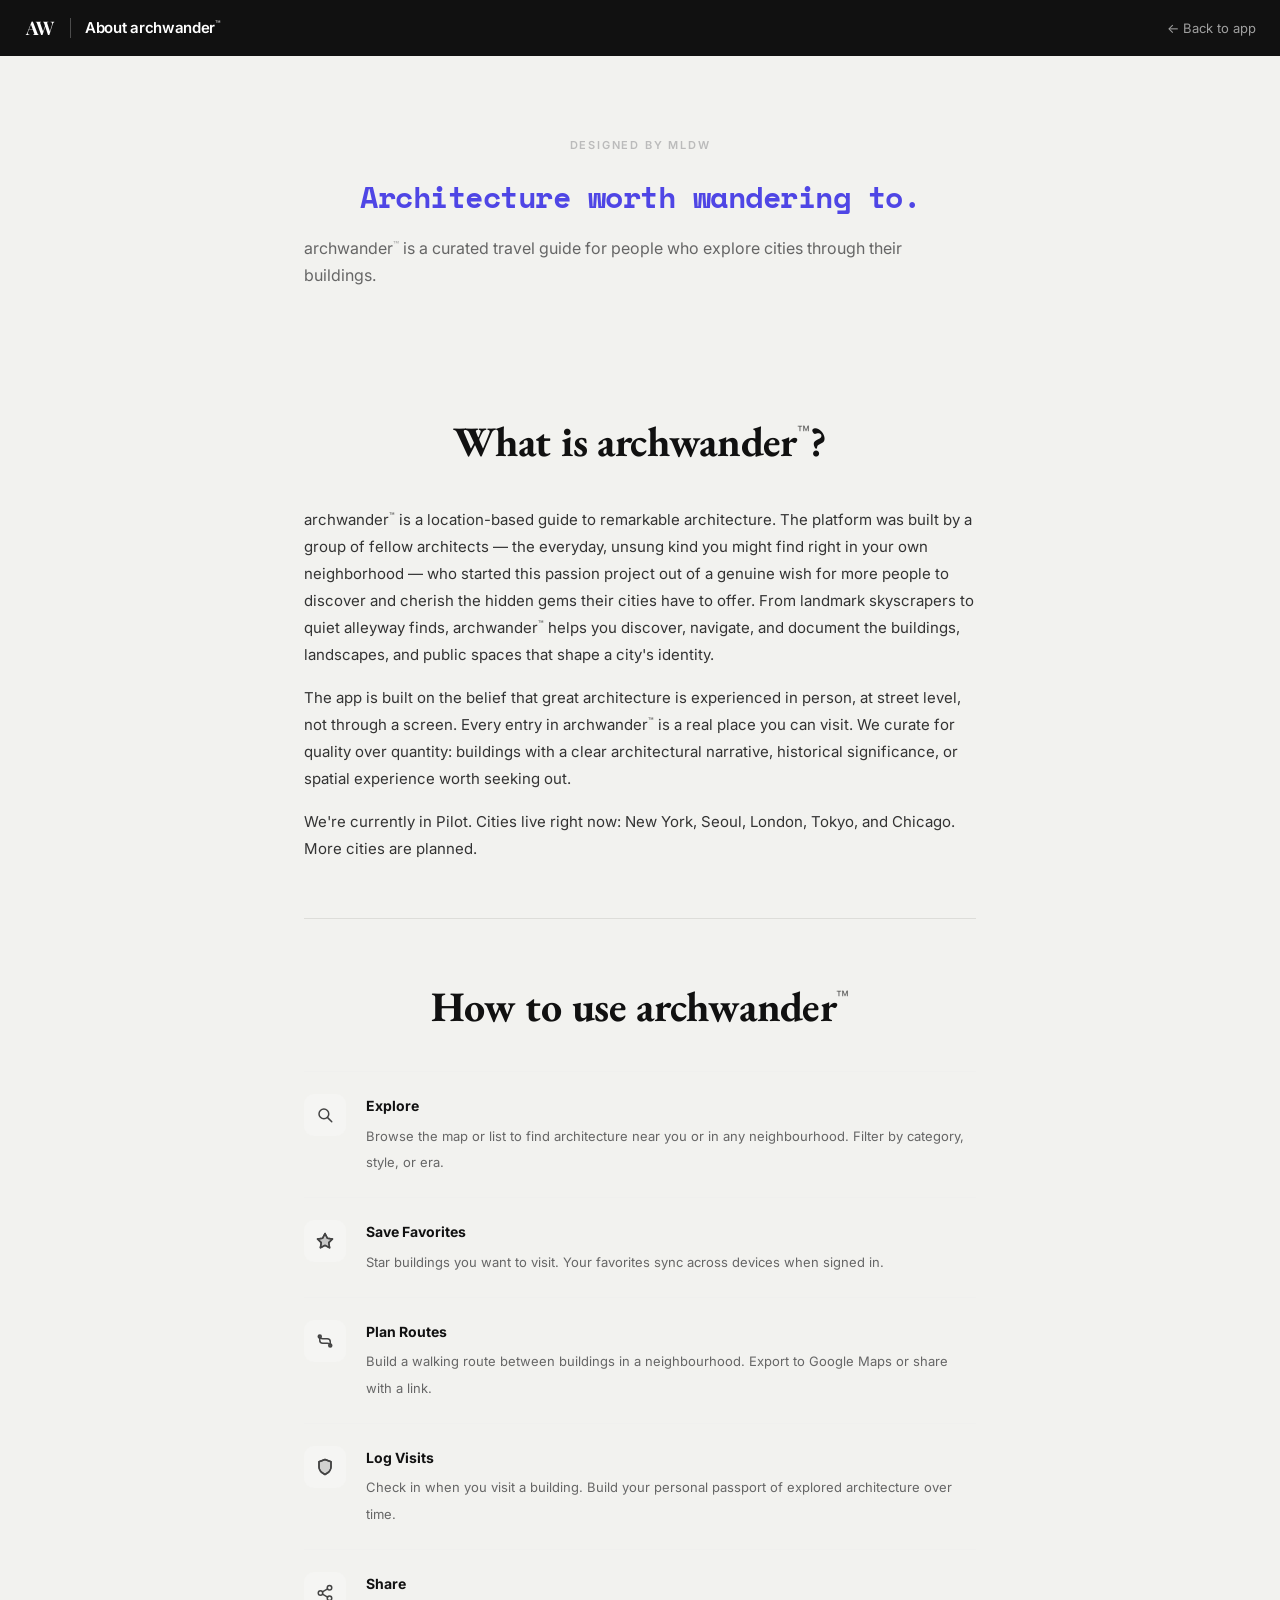
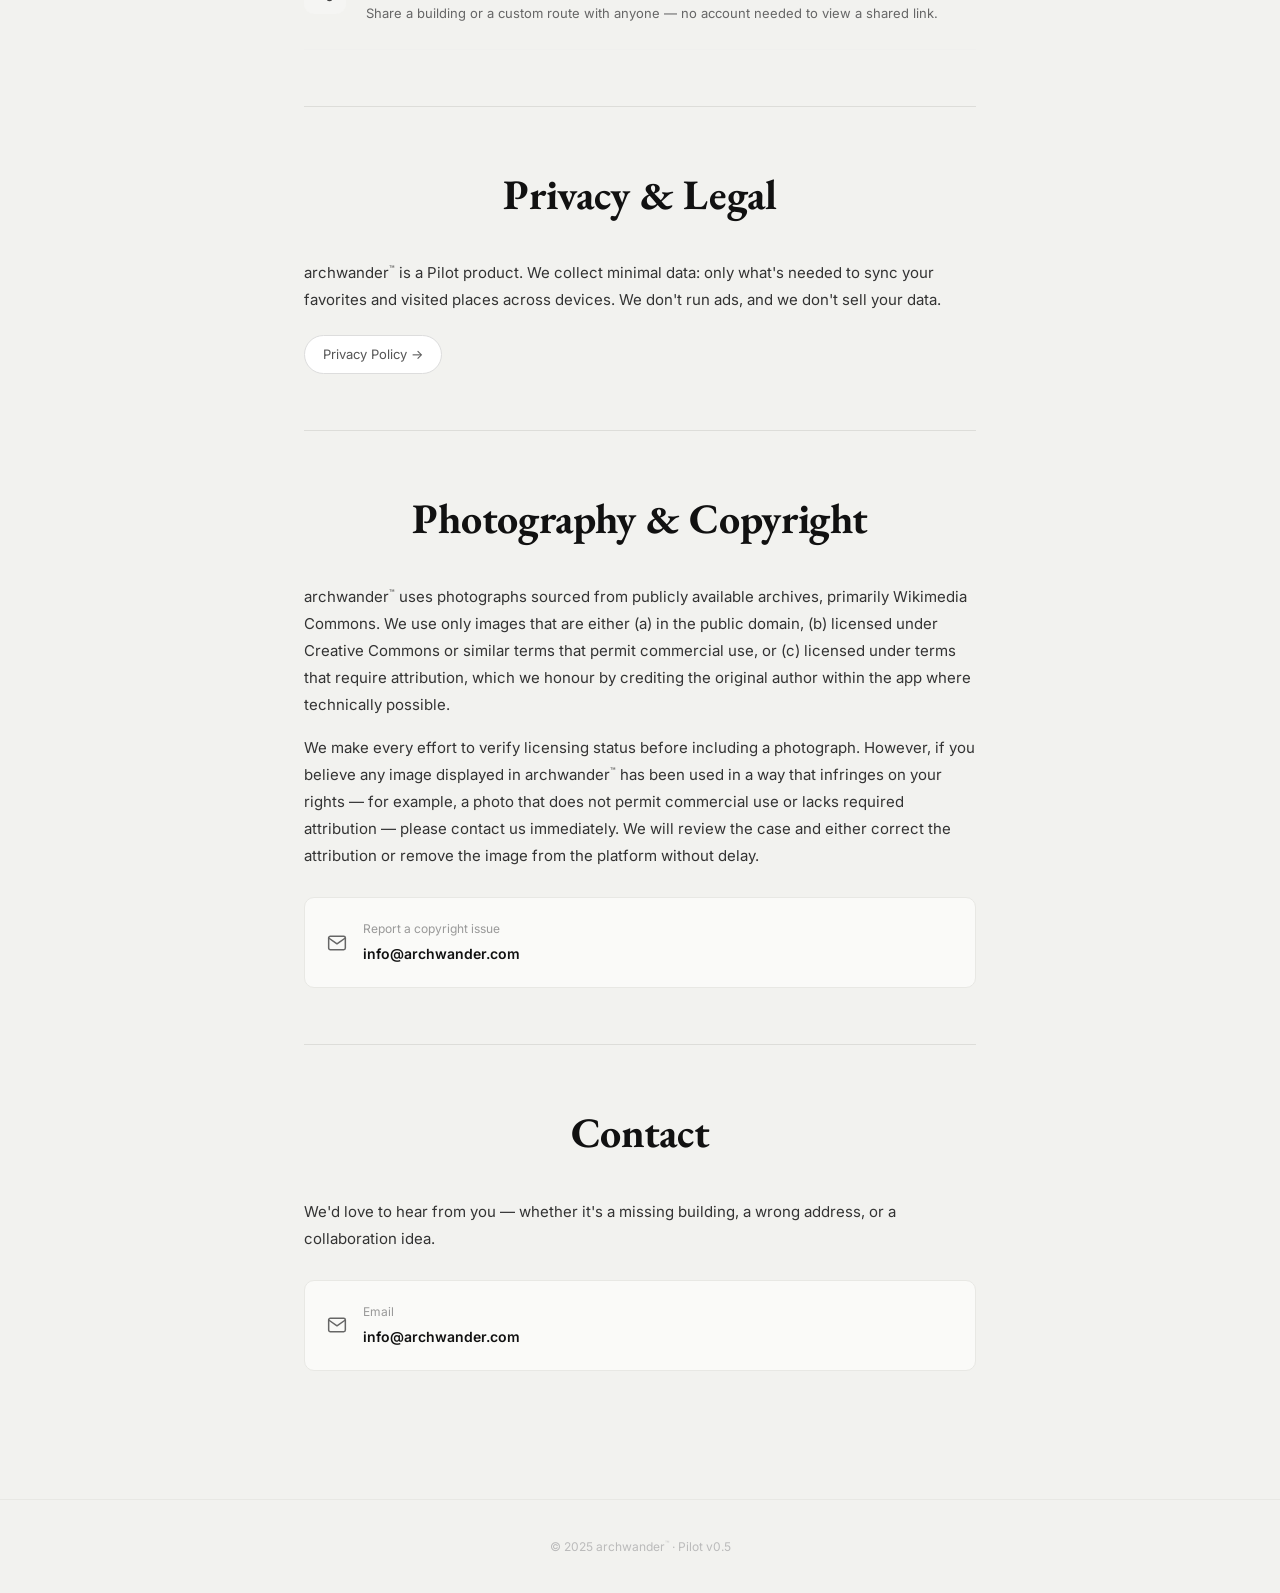
<file: about.html>
<!DOCTYPE html>
<html lang="en">
<head>
  <meta charset="UTF-8">
  <meta name="viewport" content="width=device-width, initial-scale=1.0">
  <title>About — archwander™</title>
  <link rel="icon" type="image/png" href="img/Logo_favicon.png">
  <meta name="description" content="archwander™ — an architectural travel guide for curious explorers.">
  <link rel="preconnect" href="https://fonts.googleapis.com">
  <link rel="preconnect" href="https://fonts.gstatic.com" crossorigin>
  <link href="https://fonts.googleapis.com/css2?family=Inter:wght@300;400;500;600;700&family=Space+Mono:wght@400;700&family=EB+Garamond:wght@700&display=swap" rel="stylesheet">
  <style>
    *, *::before, *::after { box-sizing: border-box; margin: 0; padding: 0; }

    body {
      font-family: Inter, -apple-system, BlinkMacSystemFont, sans-serif;
      background: #f2f2ef;
      color: #111;
      line-height: 1.75;
      font-size: 15px;
    }

    /* ── HEADER ──────────────────────────────────── */
    header {
      background: #111;
      padding: 0 24px;
      height: 56px;
      display: flex;
      align-items: center;
      justify-content: space-between;
      position: sticky;
      top: 0;
      z-index: 100;
    }
    .hdr-left { display: flex; align-items: center; gap: 14px; }
    .hdr-logo { display: flex; align-items: center; text-decoration: none; flex-shrink: 0; }
    .hdr-logo img { height: 32px; width: auto; filter: brightness(0) invert(1); }
    .hdr-divider { width: 1px; height: 20px; background: rgba(255,255,255,0.25); }
    .hdr-page-title { color: #fff; font-size: 15px; font-weight: 600; letter-spacing: -0.3px; }
    .tm { font-size: 0.6em; vertical-align: super; letter-spacing: 0; font-weight: 500; opacity: 0.75; }
    .hdr-back { color: rgba(255,255,255,0.6); font-size: 13px; text-decoration: none; transition: color 0.15s; }
    .hdr-back:hover { color: #fff; }

    /* ── HERO ─────────────────────────────────────── */
    .hero {
      text-align: center;
      padding: 80px 24px 64px;
      max-width: 720px;
      margin: 0 auto;
    }
    .page-byline {
      font-size: 11px;
      font-weight: 600;
      letter-spacing: 1.8px;
      text-transform: uppercase;
      color: #bbb;
      margin-bottom: 24px;
    }
    h1 {
      font-family: 'Space Mono', 'Courier New', monospace;
      font-size: 30px;
      font-weight: 700;
      line-height: 1.2;
      margin-bottom: 20px;
      color: #4F46E5;
      letter-spacing: -0.5px;
    }
    .tagline {
      font-size: 16px;
      color: #666;
      line-height: 1.7;
      text-align: left;
      max-width: none;
      margin: 0;
    }

    /* ── CONTENT COLUMN ───────────────────────────── */
    .content {
      max-width: 720px;
      margin: 0 auto;
      padding: 0 24px 48px;
    }

    /* ── SECTION DIVIDER ──────────────────────────── */
    .sec-rule {
      border: none;
      border-top: 1px solid #ddddd9;
      margin: 0;
    }

    /* ── SECTION ──────────────────────────────────── */
    .section {
      padding: 64px 0 56px;
    }
    .section h2 {
      font-family: 'EB Garamond', Georgia, 'Times New Roman', serif;
      font-size: 42px;
      font-weight: 700;
      text-align: center;
      line-height: 1.15;
      letter-spacing: -0.3px;
      margin-bottom: 40px;
      color: #111;
    }
    .section p {
      color: #333;
      margin-bottom: 16px;
      line-height: 1.8;
    }
    .section p:last-child { margin-bottom: 0; }

    /* ── HOW-TO LIST ──────────────────────────────── */
    .how-list { list-style: none; padding: 0; }
    .how-list li {
      display: flex;
      gap: 20px;
      align-items: flex-start;
      padding: 22px 0;
      border-bottom: 1px solid #f0f0ee;
    }
    .how-list li:first-child { border-top: 1px solid #f0f0ee; }
    .how-icon {
      flex-shrink: 0;
      width: 42px; height: 42px;
      background: #f5f5f3;
      border-radius: 10px;
      display: flex; align-items: center; justify-content: center;
      color: #444;
    }
    .how-text strong {
      display: block; font-size: 14px; font-weight: 700;
      margin-bottom: 4px; color: #111;
    }
    .how-text span { font-size: 13px; color: #666; line-height: 1.65; }

    /* ── CONTACT ──────────────────────────────────── */
    .contact-block {
      display: flex; align-items: center; gap: 16px;
      padding: 20px 22px;
      background: #fafaf8;
      border-radius: 10px;
      border: 1px solid #e8e8e4;
      margin-top: 28px;
    }
    .contact-block svg { flex-shrink: 0; color: #666; }
    .contact-block a {
      color: #111; font-weight: 600; text-decoration: none; font-size: 14px;
    }
    .contact-block a:hover { text-decoration: underline; }

    .links-row {
      display: flex; gap: 10px; flex-wrap: wrap; margin-top: 22px;
    }
    .links-row a {
      font-size: 13px; color: #555; text-decoration: none;
      padding: 7px 18px; border-radius: 20px;
      border: 1px solid #ddd; background: #fff;
      transition: background 0.12s, border-color 0.12s;
    }
    .links-row a:hover { background: #f5f5f3; border-color: #bbb; }

    /* ── FOOTER ───────────────────────────────────── */
    footer {
      text-align: center;
      padding: 36px 24px;
      font-size: 12px;
      color: #bbb;
      border-top: 1px solid #e8e8e4;
      margin-top: 24px;
    }
    footer .tm { opacity: 0.6; }

    @media (max-width: 600px) {
      .hero    { padding: 48px 20px 40px; }
      h1       { font-size: 22px; }
      .section h2 { font-size: 30px; margin-bottom: 28px; }
      .section { padding: 48px 0 40px; }
      .content { padding: 0 20px 36px; }
    }
  </style>
</head>
<body>

<header>
  <div class="hdr-left">
    <a class="hdr-logo" href="index.html">
      <img src="img/Logo_favicon.png" alt="archwander">
    </a>
    <div class="hdr-divider"></div>
    <span class="hdr-page-title">About archwander<span class="tm">™</span></span>
  </div>
  <a class="hdr-back" href="index.html">← Back to app</a>
</header>

<main>

  <!-- Hero -->
  <div class="hero">
    <div class="page-byline">Designed by MLDW</div>
    <h1>Architecture worth wandering to.</h1>
    <p class="tagline">archwander<span class="tm" style="color:#999">™</span> is a curated travel guide for people who explore cities through their buildings.</p>
  </div>

  <div class="content">

    <!-- What is archwander -->
    <div class="section">
      <h2>What is archwander<span class="tm" style="font-size:0.5em;vertical-align:super;opacity:0.55;font-family:Inter,sans-serif">™</span>?</h2>
      <p>archwander<span class="tm">™</span> is a location-based guide to remarkable architecture. The platform was built by a group of fellow architects — the everyday, unsung kind you might find right in your own neighborhood — who started this passion project out of a genuine wish for more people to discover and cherish the hidden gems their cities have to offer. From landmark skyscrapers to quiet alleyway finds, archwander<span class="tm">™</span> helps you discover, navigate, and document the buildings, landscapes, and public spaces that shape a city's identity.</p>
      <p>The app is built on the belief that great architecture is experienced in person, at street level, not through a screen. Every entry in archwander<span class="tm">™</span> is a real place you can visit. We curate for quality over quantity: buildings with a clear architectural narrative, historical significance, or spatial experience worth seeking out.</p>
      <p>We're currently in Pilot. Cities live right now: New York, Seoul, London, Tokyo, and Chicago. More cities are planned.</p>
    </div>

    <hr class="sec-rule">

    <!--How to use -->
    <div class="section">
      <h2>How to use archwander<span class="tm" style="font-size:0.5em;vertical-align:super;opacity:0.55;font-family:Inter,sans-serif">™</span></h2>
      <ul class="how-list">
        <li>
          <div class="how-icon">
            <svg width="18" height="18" viewBox="0 0 24 24" fill="none" stroke="currentColor" stroke-width="2" stroke-linecap="round" stroke-linejoin="round"><circle cx="10.5" cy="10.5" r="6.5"/><line x1="15.5" y1="15.5" x2="21" y2="21"/></svg>
          </div>
          <div class="how-text">
            <strong>Explore</strong>
            <span>Browse the map or list to find architecture near you or in any neighbourhood. Filter by category, style, or era.</span>
          </div>
        </li>
        <li>
          <div class="how-icon">
            <svg width="18" height="18" viewBox="0 0 24 24" fill="none" stroke="currentColor" stroke-width="2" stroke-linecap="round" stroke-linejoin="round"><polygon fill="currentColor" fill-opacity="0.25" points="12 2 15.09 8.26 22 9.27 17 14.14 18.18 21.02 12 17.77 5.82 21.02 7 14.14 2 9.27 8.91 8.26 12 2"/><polygon points="12 2 15.09 8.26 22 9.27 17 14.14 18.18 21.02 12 17.77 5.82 21.02 7 14.14 2 9.27 8.91 8.26 12 2"/></svg>
          </div>
          <div class="how-text">
            <strong>Save Favorites</strong>
            <span>Star buildings you want to visit. Your favorites sync across devices when signed in.</span>
          </div>
        </li>
        <li>
          <div class="how-icon">
            <svg width="18" height="18" viewBox="0 0 24 24" fill="none" stroke="currentColor" stroke-width="2" stroke-linecap="round" stroke-linejoin="round"><circle cx="5" cy="6" r="2" fill="currentColor" fill-opacity="0.3"/><circle cx="19" cy="18" r="2" fill="currentColor" fill-opacity="0.3"/><path d="M5 8v3c0 2.2 1.8 4 4 4h6c2.2 0 4 1.8 4 4"/><path d="M19 16v-3c0-2.2-1.8-4-4-4H9C6.8 9 5 7.2 5 5"/></svg>
          </div>
          <div class="how-text">
            <strong>Plan Routes</strong>
            <span>Build a walking route between buildings in a neighbourhood. Export to Google Maps or share with a link.</span>
          </div>
        </li>
        <li>
          <div class="how-icon">
            <svg width="18" height="18" viewBox="0 0 24 24" fill="none" stroke="currentColor" stroke-width="2" stroke-linecap="round" stroke-linejoin="round"><path d="M12 22s8-4 8-10V5l-8-3-8 3v7c0 6 8 10 8 10z" fill="currentColor" fill-opacity="0.2"/><path d="M12 22s8-4 8-10V5l-8-3-8 3v7c0 6 8 10 8 10z"/></svg>
          </div>
          <div class="how-text">
            <strong>Log Visits</strong>
            <span>Check in when you visit a building. Build your personal passport of explored architecture over time.</span>
          </div>
        </li>
        <li>
          <div class="how-icon">
            <svg width="18" height="18" viewBox="0 0 24 24" fill="none" stroke="currentColor" stroke-width="2" stroke-linecap="round" stroke-linejoin="round"><circle cx="18" cy="5" r="3"/><circle cx="6" cy="12" r="3"/><circle cx="18" cy="19" r="3"/><line x1="8.59" y1="13.51" x2="15.42" y2="17.49"/><line x1="15.41" y1="6.51" x2="8.59" y2="10.49"/></svg>
          </div>
          <div class="how-text">
            <strong>Share</strong>
            <span>Share a building or a custom route with anyone — no account needed to view a shared link.</span>
          </div>
        </li>
      </ul>
    </div>

    <hr class="sec-rule">

    <!-- Privacy -->
    <div class="section">
      <h2>Privacy &amp; Legal</h2>
      <p>archwander<span class="tm">™</span> is a Pilot product. We collect minimal data: only what's needed to sync your favorites and visited places across devices. We don't run ads, and we don't sell your data.</p>
      <div class="links-row">
        <a href="privacy.html">Privacy Policy →</a>
      </div>
    </div>

    <hr class="sec-rule">

    <!-- Photo Copyright -->
    <div class="section">
      <h2>Photography &amp; Copyright</h2>
      <p>archwander<span class="tm">™</span> uses photographs sourced from publicly available archives, primarily Wikimedia Commons. We use only images that are either (a) in the public domain, (b) licensed under Creative Commons or similar terms that permit commercial use, or (c) licensed under terms that require attribution, which we honour by crediting the original author within the app where technically possible.</p>
      <p>We make every effort to verify licensing status before including a photograph. However, if you believe any image displayed in archwander<span class="tm">™</span> has been used in a way that infringes on your rights — for example, a photo that does not permit commercial use or lacks required attribution — please contact us immediately. We will review the case and either correct the attribution or remove the image from the platform without delay.</p>
      <div class="contact-block" style="margin-top:28px">
        <svg width="20" height="20" viewBox="0 0 24 24" fill="none" stroke="currentColor" stroke-width="1.8" stroke-linecap="round" stroke-linejoin="round"><path d="M4 4h16c1.1 0 2 .9 2 2v12c0 1.1-.9 2-2 2H4c-1.1 0-2-.9-2-2V6c0-1.1.9-2 2-2z"/><polyline points="22,6 12,13 2,6"/></svg>
        <div>
          <div style="font-size:12px;color:#999;margin-bottom:2px">Report a copyright issue</div>
          <a href="mailto:info@archwander.com">info@archwander.com</a>
        </div>
      </div>
    </div>

    <hr class="sec-rule">

    <!-- Contact -->
    <div class="section">
      <h2>Contact</h2>
      <p>We'd love to hear from you — whether it's a missing building, a wrong address, or a collaboration idea.</p>
      <div class="contact-block">
        <svg width="20" height="20" viewBox="0 0 24 24" fill="none" stroke="currentColor" stroke-width="1.8" stroke-linecap="round" stroke-linejoin="round"><path d="M4 4h16c1.1 0 2 .9 2 2v12c0 1.1-.9 2-2 2H4c-1.1 0-2-.9-2-2V6c0-1.1.9-2 2-2z"/><polyline points="22,6 12,13 2,6"/></svg>
        <div>
          <div style="font-size:12px;color:#999;margin-bottom:2px">Email</div>
          <a href="mailto:info@archwander.com">info@archwander.com</a>
        </div>
      </div>
    </div>

  </div><!-- /content -->

</main>

<footer>
  &copy; 2025 archwander<span class="tm">™</span> · Pilot v0.5
</footer>

</body>
</html>
</file>
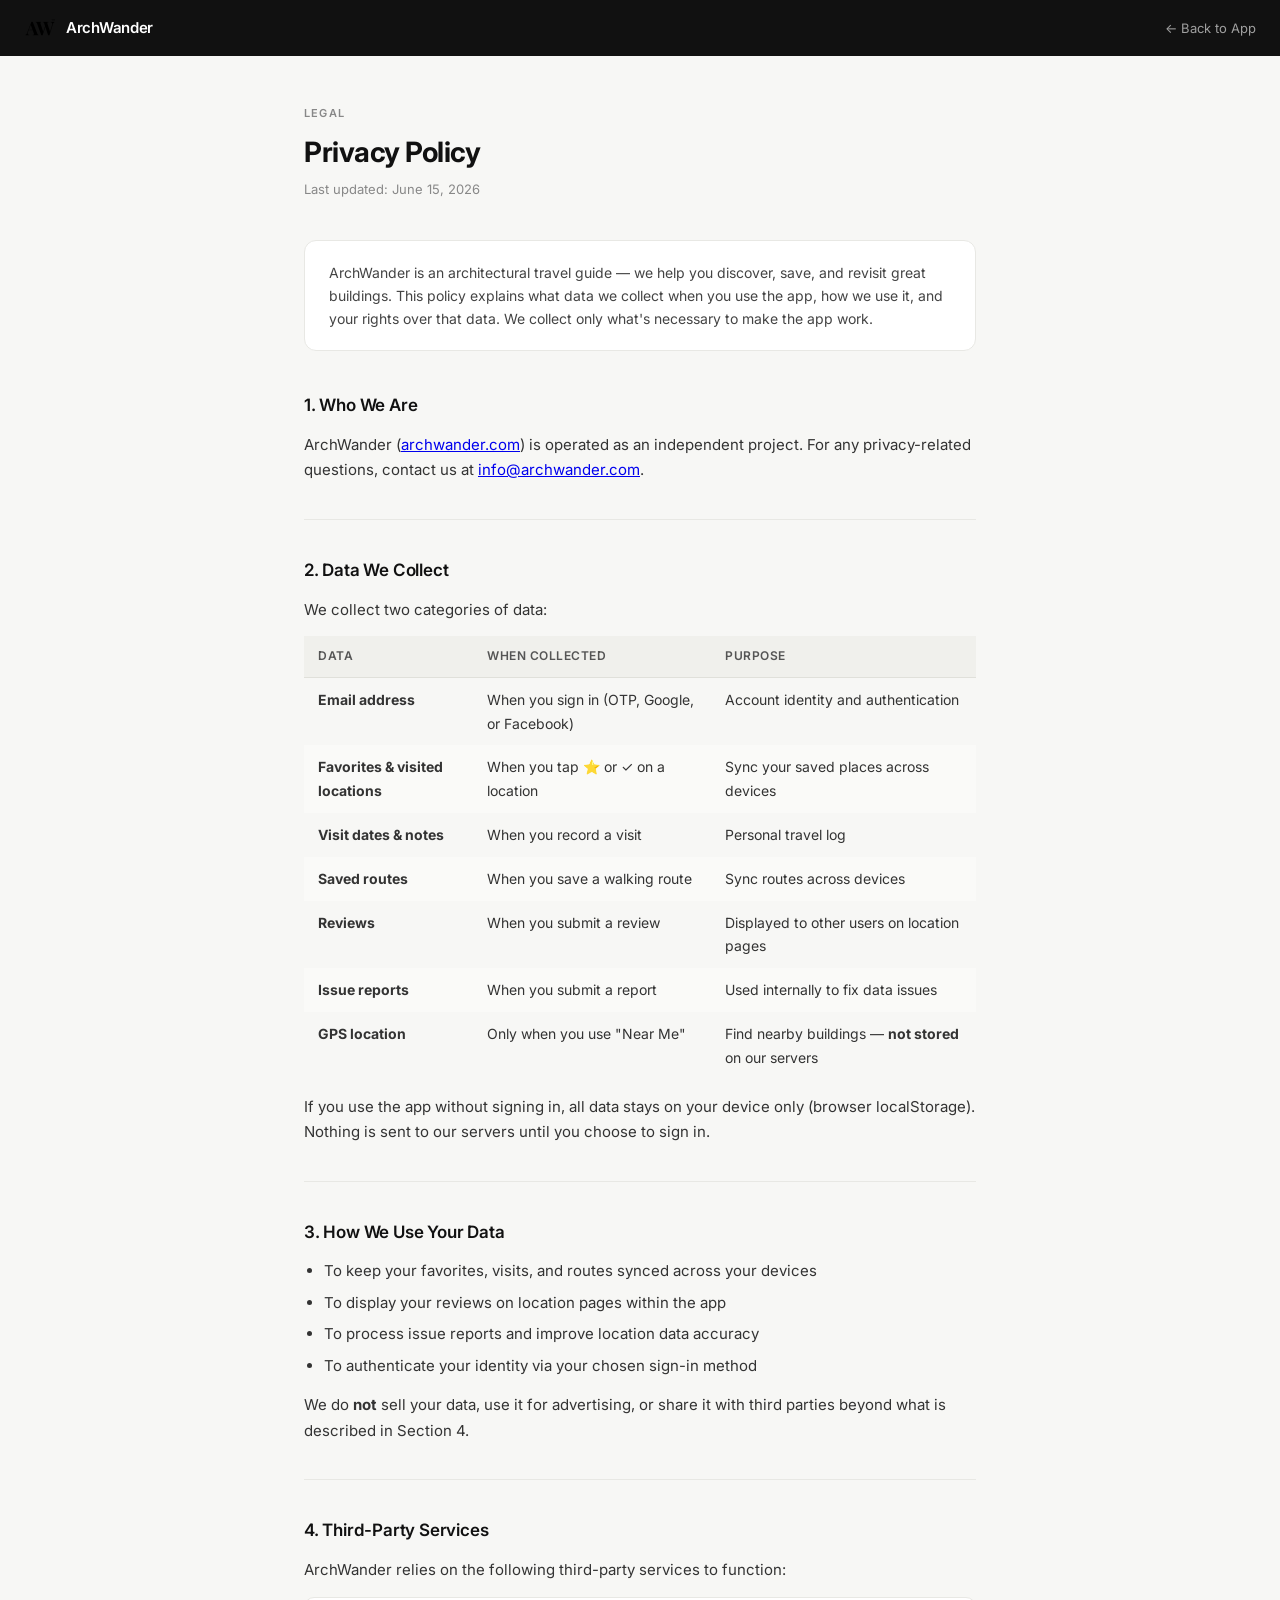
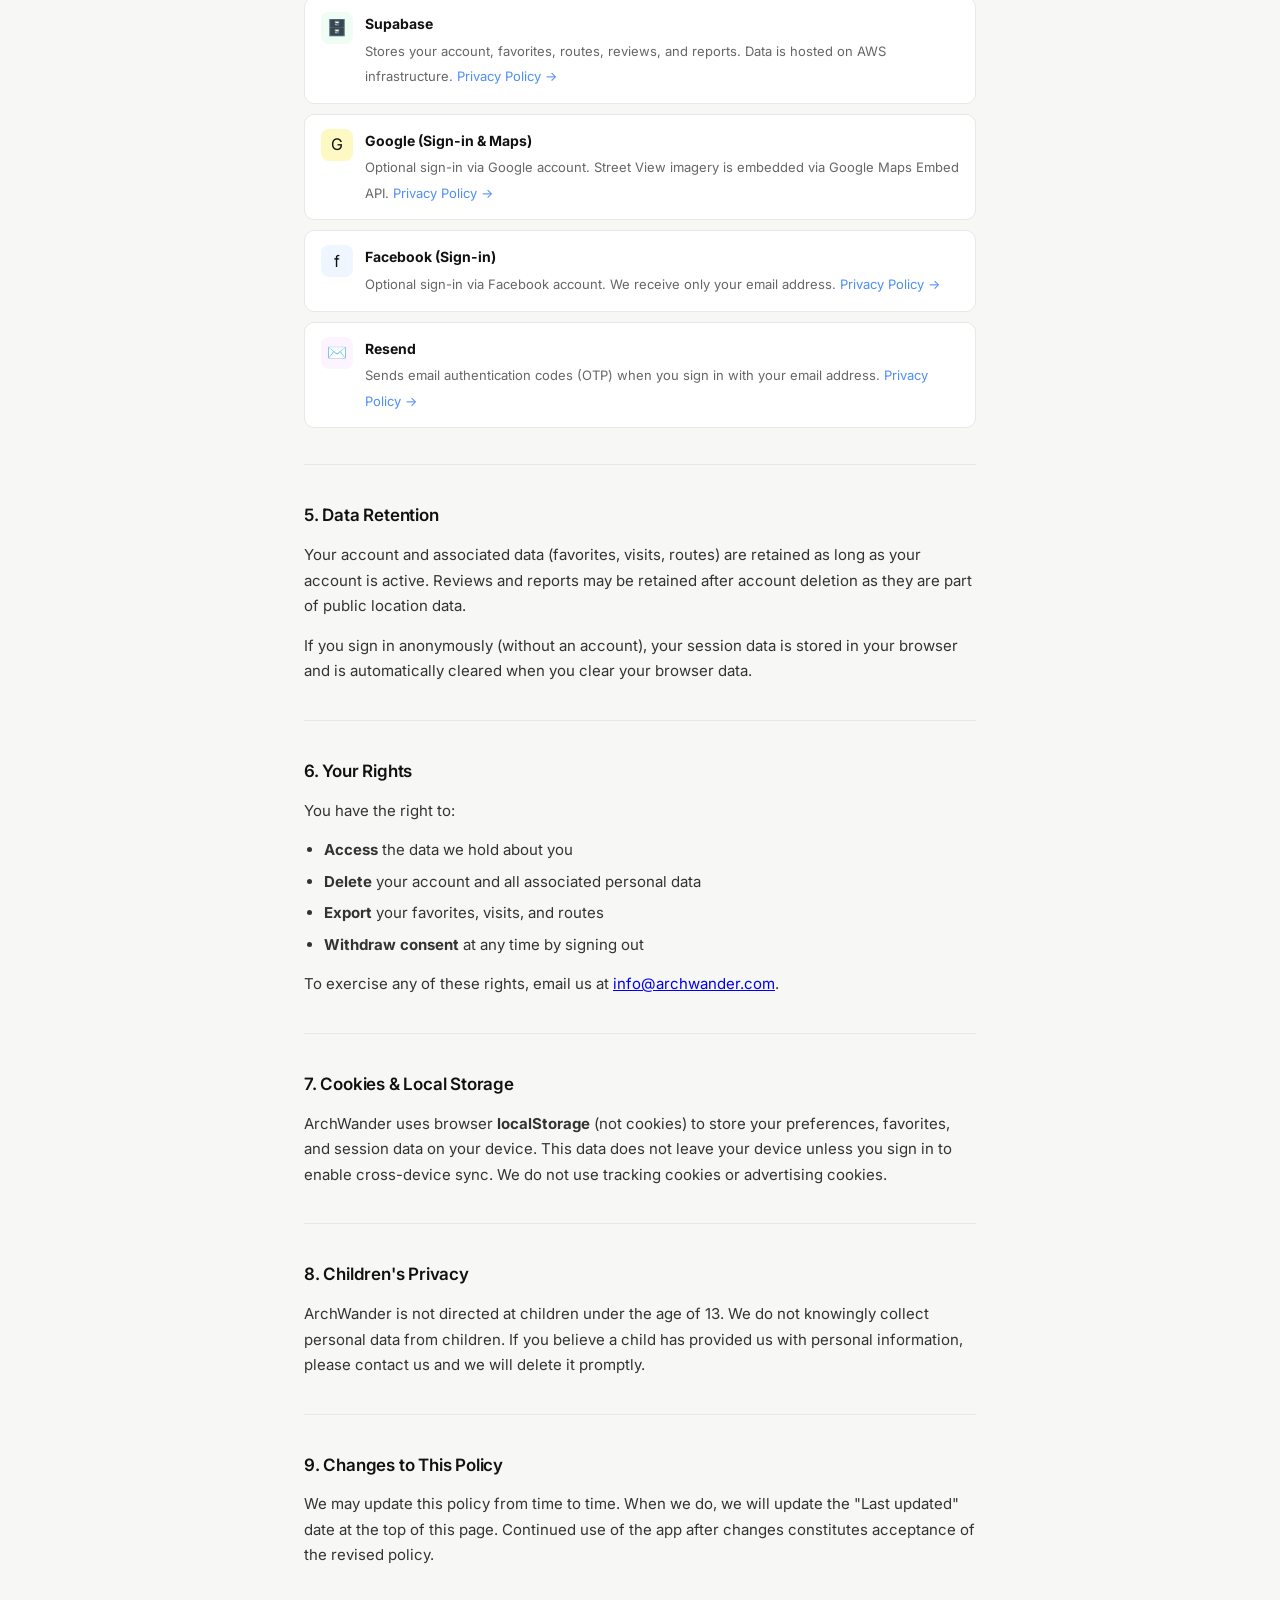
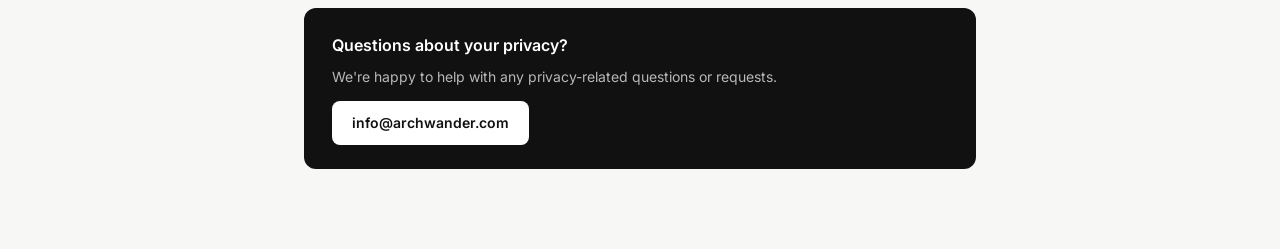
<file: privacy.html>
<!DOCTYPE html>
<html lang="en">
<head>
  <meta charset="UTF-8">
  <meta name="viewport" content="width=device-width, initial-scale=1.0">
  <title>Privacy Policy — ArchWander</title>
  <link rel="icon" type="image/png" href="img/Logo_favicon.png">
  <meta name="description" content="ArchWander Privacy Policy — how we collect, use, and protect your data.">
  <link rel="preconnect" href="https://fonts.googleapis.com">
  <link rel="preconnect" href="https://fonts.gstatic.com" crossorigin>
  <link href="https://fonts.googleapis.com/css2?family=Inter:wght@300;400;500;600;700&display=swap" rel="stylesheet">
  <style>
    *, *::before, *::after { box-sizing: border-box; margin: 0; padding: 0; }

    body {
      font-family: Inter, -apple-system, BlinkMacSystemFont, sans-serif;
      background: #f7f7f5;
      color: #111;
      line-height: 1.7;
      font-size: 15px;
    }

    /* ── Header ── */
    header {
      background: #111;
      padding: 0 24px;
      height: 56px;
      display: flex;
      align-items: center;
      justify-content: space-between;
      position: sticky;
      top: 0;
      z-index: 100;
    }
    .hdr-logo {
      display: flex;
      align-items: center;
      gap: 10px;
      text-decoration: none;
    }
    .hdr-logo img { height: 32px; width: auto; }
    .hdr-logo span {
      color: #fff;
      font-size: 15px;
      font-weight: 600;
      letter-spacing: -0.3px;
    }
    .hdr-back {
      color: rgba(255,255,255,0.6);
      font-size: 13px;
      text-decoration: none;
      transition: color 0.15s;
    }
    .hdr-back:hover { color: #fff; }

    /* ── Main ── */
    main {
      max-width: 720px;
      margin: 0 auto;
      padding: 48px 24px 80px;
    }

    .page-label {
      font-size: 11px;
      font-weight: 600;
      letter-spacing: 1.2px;
      text-transform: uppercase;
      color: #888;
      margin-bottom: 12px;
    }

    h1 {
      font-size: 28px;
      font-weight: 700;
      letter-spacing: -0.5px;
      line-height: 1.25;
      margin-bottom: 8px;
    }

    .updated {
      font-size: 13px;
      color: #888;
      margin-bottom: 40px;
    }

    .intro {
      background: #fff;
      border: 1px solid #e8e8e4;
      border-radius: 12px;
      padding: 20px 24px;
      margin-bottom: 40px;
      font-size: 14px;
      color: #444;
      line-height: 1.65;
    }

    h2 {
      font-size: 17px;
      font-weight: 600;
      letter-spacing: -0.2px;
      margin: 36px 0 12px;
      padding-top: 36px;
      border-top: 1px solid #e8e8e4;
    }
    h2:first-of-type { border-top: none; padding-top: 0; }

    p { margin-bottom: 14px; color: #333; }
    p:last-child { margin-bottom: 0; }

    ul {
      margin: 8px 0 14px 20px;
      color: #333;
    }
    ul li { margin-bottom: 6px; }

    .data-table {
      width: 100%;
      border-collapse: collapse;
      margin: 14px 0;
      font-size: 14px;
    }
    .data-table th {
      text-align: left;
      background: #f0f0ec;
      padding: 10px 14px;
      font-weight: 600;
      font-size: 12px;
      text-transform: uppercase;
      letter-spacing: 0.5px;
      color: #555;
      border-bottom: 1px solid #e0e0da;
    }
    .data-table td {
      padding: 10px 14px;
      border-bottom: 1px solid #ebebе8;
      vertical-align: top;
      color: #333;
    }
    .data-table tr:last-child td { border-bottom: none; }
    .data-table tr:nth-child(even) td { background: #fafaf8; }

    .provider-list {
      display: flex;
      flex-direction: column;
      gap: 10px;
      margin: 14px 0;
    }
    .provider-item {
      display: flex;
      align-items: flex-start;
      gap: 12px;
      background: #fff;
      border: 1px solid #e8e8e4;
      border-radius: 10px;
      padding: 14px 16px;
    }
    .provider-icon {
      width: 32px;
      height: 32px;
      border-radius: 8px;
      display: flex;
      align-items: center;
      justify-content: center;
      flex-shrink: 0;
      font-size: 16px;
    }
    .provider-info strong {
      display: block;
      font-size: 14px;
      margin-bottom: 2px;
    }
    .provider-info span {
      font-size: 13px;
      color: #666;
    }
    .provider-info a { color: #4f8ef7; text-decoration: none; }
    .provider-info a:hover { text-decoration: underline; }

    .contact-box {
      background: #111;
      color: #fff;
      border-radius: 12px;
      padding: 24px 28px;
      margin-top: 40px;
    }
    .contact-box h3 {
      font-size: 16px;
      font-weight: 600;
      margin-bottom: 6px;
    }
    .contact-box p { color: rgba(255,255,255,0.7); margin-bottom: 12px; font-size: 14px; }
    .contact-box a {
      display: inline-block;
      background: #fff;
      color: #111;
      font-weight: 600;
      font-size: 14px;
      padding: 10px 20px;
      border-radius: 8px;
      text-decoration: none;
    }
    .contact-box a:hover { opacity: 0.9; }

    @media (max-width: 600px) {
      main { padding: 32px 16px 60px; }
      h1 { font-size: 22px; }
      .data-table { font-size: 13px; }
      .data-table th, .data-table td { padding: 8px 10px; }
    }
  </style>
</head>
<body>

<header>
  <a class="hdr-logo" href="/">
    <img src="img/Logo_small.png" alt="ArchWander">
    <span>ArchWander</span>
  </a>
  <a class="hdr-back" href="/">← Back to App</a>
</header>

<main>
  <div class="page-label">Legal</div>
  <h1>Privacy Policy</h1>
  <p class="updated">Last updated: June 15, 2026</p>

  <div class="intro">
    ArchWander is an architectural travel guide — we help you discover, save, and revisit great buildings. This policy explains what data we collect when you use the app, how we use it, and your rights over that data. We collect only what's necessary to make the app work.
  </div>

  <h2>1. Who We Are</h2>
  <p>ArchWander (<a href="https://archwander.com">archwander.com</a>) is operated as an independent project. For any privacy-related questions, contact us at <a href="mailto:info@archwander.com">info@archwander.com</a>.</p>

  <h2>2. Data We Collect</h2>
  <p>We collect two categories of data:</p>

  <table class="data-table">
    <thead>
      <tr>
        <th>Data</th>
        <th>When collected</th>
        <th>Purpose</th>
      </tr>
    </thead>
    <tbody>
      <tr>
        <td><strong>Email address</strong></td>
        <td>When you sign in (OTP, Google, or Facebook)</td>
        <td>Account identity and authentication</td>
      </tr>
      <tr>
        <td><strong>Favorites &amp; visited locations</strong></td>
        <td>When you tap ⭐ or ✓ on a location</td>
        <td>Sync your saved places across devices</td>
      </tr>
      <tr>
        <td><strong>Visit dates &amp; notes</strong></td>
        <td>When you record a visit</td>
        <td>Personal travel log</td>
      </tr>
      <tr>
        <td><strong>Saved routes</strong></td>
        <td>When you save a walking route</td>
        <td>Sync routes across devices</td>
      </tr>
      <tr>
        <td><strong>Reviews</strong></td>
        <td>When you submit a review</td>
        <td>Displayed to other users on location pages</td>
      </tr>
      <tr>
        <td><strong>Issue reports</strong></td>
        <td>When you submit a report</td>
        <td>Used internally to fix data issues</td>
      </tr>
      <tr>
        <td><strong>GPS location</strong></td>
        <td>Only when you use "Near Me"</td>
        <td>Find nearby buildings — <strong>not stored</strong> on our servers</td>
      </tr>
    </tbody>
  </table>

  <p>If you use the app without signing in, all data stays on your device only (browser localStorage). Nothing is sent to our servers until you choose to sign in.</p>

  <h2>3. How We Use Your Data</h2>
  <ul>
    <li>To keep your favorites, visits, and routes synced across your devices</li>
    <li>To display your reviews on location pages within the app</li>
    <li>To process issue reports and improve location data accuracy</li>
    <li>To authenticate your identity via your chosen sign-in method</li>
  </ul>
  <p>We do <strong>not</strong> sell your data, use it for advertising, or share it with third parties beyond what is described in Section 4.</p>

  <h2>4. Third-Party Services</h2>
  <p>ArchWander relies on the following third-party services to function:</p>

  <div class="provider-list">
    <div class="provider-item">
      <div class="provider-icon" style="background:#f0fdf4">🗄️</div>
      <div class="provider-info">
        <strong>Supabase</strong>
        <span>Stores your account, favorites, routes, reviews, and reports. Data is hosted on AWS infrastructure. <a href="https://supabase.com/privacy" target="_blank">Privacy Policy →</a></span>
      </div>
    </div>
    <div class="provider-item">
      <div class="provider-icon" style="background:#fef9c3">G</div>
      <div class="provider-info">
        <strong>Google (Sign-in &amp; Maps)</strong>
        <span>Optional sign-in via Google account. Street View imagery is embedded via Google Maps Embed API. <a href="https://policies.google.com/privacy" target="_blank">Privacy Policy →</a></span>
      </div>
    </div>
    <div class="provider-item">
      <div class="provider-icon" style="background:#eff6ff">f</div>
      <div class="provider-info">
        <strong>Facebook (Sign-in)</strong>
        <span>Optional sign-in via Facebook account. We receive only your email address. <a href="https://www.facebook.com/privacy/policy/" target="_blank">Privacy Policy →</a></span>
      </div>
    </div>
    <div class="provider-item">
      <div class="provider-icon" style="background:#fdf4ff">✉️</div>
      <div class="provider-info">
        <strong>Resend</strong>
        <span>Sends email authentication codes (OTP) when you sign in with your email address. <a href="https://resend.com/legal/privacy-policy" target="_blank">Privacy Policy →</a></span>
      </div>
    </div>
  </div>

  <h2>5. Data Retention</h2>
  <p>Your account and associated data (favorites, visits, routes) are retained as long as your account is active. Reviews and reports may be retained after account deletion as they are part of public location data.</p>
  <p>If you sign in anonymously (without an account), your session data is stored in your browser and is automatically cleared when you clear your browser data.</p>

  <h2>6. Your Rights</h2>
  <p>You have the right to:</p>
  <ul>
    <li><strong>Access</strong> the data we hold about you</li>
    <li><strong>Delete</strong> your account and all associated personal data</li>
    <li><strong>Export</strong> your favorites, visits, and routes</li>
    <li><strong>Withdraw consent</strong> at any time by signing out</li>
  </ul>
  <p>To exercise any of these rights, email us at <a href="mailto:info@archwander.com">info@archwander.com</a>.</p>

  <h2>7. Cookies &amp; Local Storage</h2>
  <p>ArchWander uses browser <strong>localStorage</strong> (not cookies) to store your preferences, favorites, and session data on your device. This data does not leave your device unless you sign in to enable cross-device sync. We do not use tracking cookies or advertising cookies.</p>

  <h2>8. Children's Privacy</h2>
  <p>ArchWander is not directed at children under the age of 13. We do not knowingly collect personal data from children. If you believe a child has provided us with personal information, please contact us and we will delete it promptly.</p>

  <h2>9. Changes to This Policy</h2>
  <p>We may update this policy from time to time. When we do, we will update the "Last updated" date at the top of this page. Continued use of the app after changes constitutes acceptance of the revised policy.</p>

  <div class="contact-box">
    <h3>Questions about your privacy?</h3>
    <p>We're happy to help with any privacy-related questions or requests.</p>
    <a href="mailto:info@archwander.com">info@archwander.com</a>
  </div>
</main>

</body>
</html>
</file>
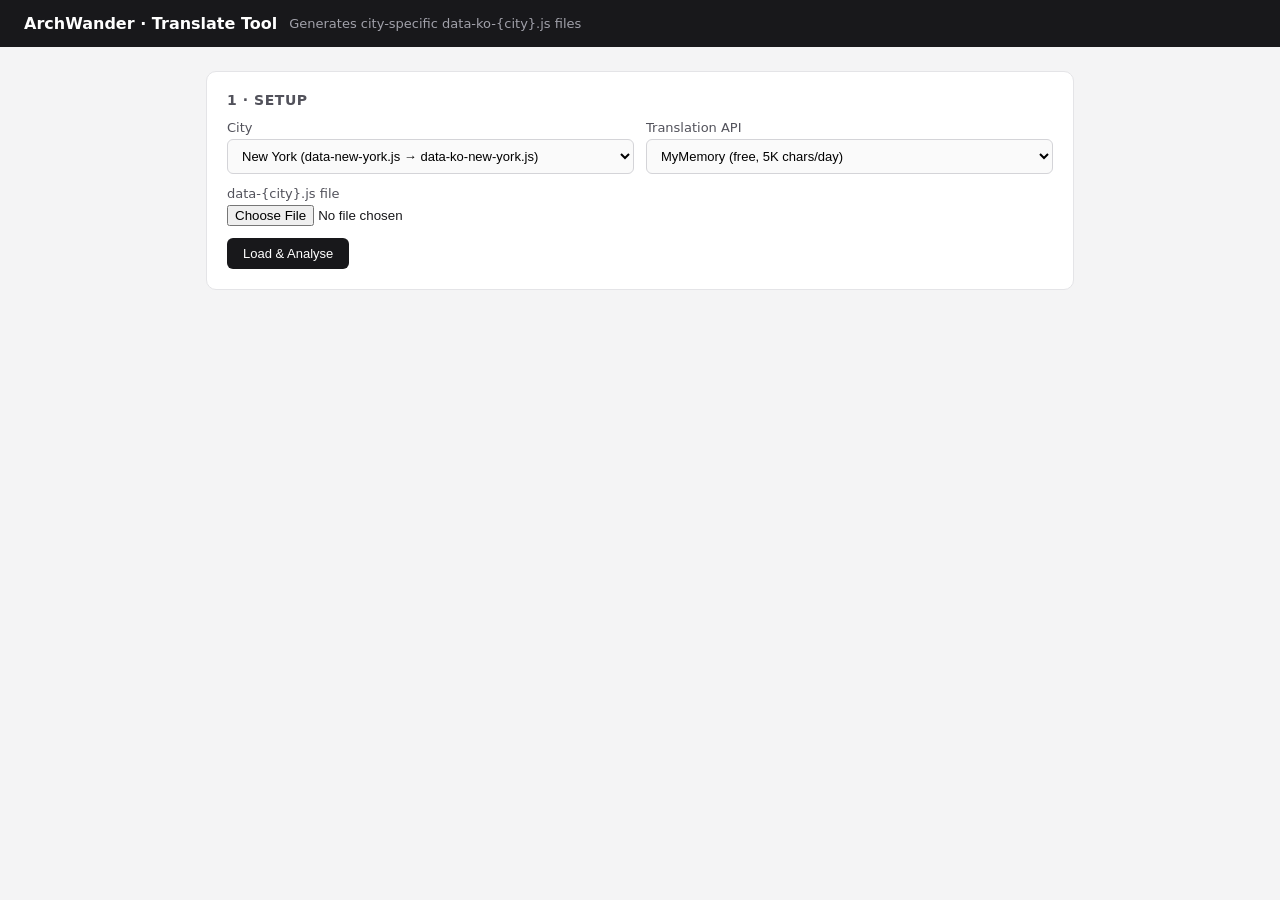
<file: translate-tool.html>
<!DOCTYPE html>
<html lang="en">
<head>
<meta charset="UTF-8">
<title>ArchWander – Translate Tool</title>
<style>
  * { box-sizing: border-box; margin: 0; padding: 0; }
  body { font-family: system-ui, sans-serif; background: #f4f4f5; color: #18181b; }
  header { background: #18181b; color: #fff; padding: 14px 24px; display: flex; align-items: center; gap: 12px; }
  header h1 { font-size: 16px; font-weight: 600; }
  header span { font-size: 13px; color: #a1a1aa; }
  .container { max-width: 900px; margin: 24px auto; padding: 0 16px; }
  .card { background: #fff; border-radius: 10px; border: 1px solid #e4e4e7; padding: 20px; margin-bottom: 16px; }
  .card h2 { font-size: 14px; font-weight: 600; margin-bottom: 12px; color: #52525b; text-transform: uppercase; letter-spacing: .04em; }
  label { font-size: 13px; color: #52525b; display: block; margin-bottom: 4px; }
  select, input[type=text], input[type=password] {
    width: 100%; padding: 8px 10px; border: 1px solid #d4d4d8; border-radius: 6px;
    font-size: 13px; background: #fafafa; margin-bottom: 12px;
  }
  .row { display: flex; gap: 12px; align-items: flex-end; }
  .row > * { flex: 1; }
  button {
    padding: 8px 16px; border-radius: 6px; border: none; cursor: pointer;
    font-size: 13px; font-weight: 500; transition: opacity .15s;
  }
  button:disabled { opacity: .45; cursor: default; }
  .btn-primary { background: #18181b; color: #fff; }
  .btn-primary:hover:not(:disabled) { background: #3f3f46; }
  .btn-success { background: #16a34a; color: #fff; }
  .btn-success:hover:not(:disabled) { background: #15803d; }
  .btn-outline { background: #fff; color: #18181b; border: 1px solid #d4d4d8; }
  .btn-outline:hover:not(:disabled) { background: #f4f4f5; }
  .progress-bar { height: 6px; background: #e4e4e7; border-radius: 3px; overflow: hidden; margin: 8px 0; }
  .progress-fill { height: 100%; background: #16a34a; transition: width .3s; width: 0; }
  #status { font-size: 13px; color: #52525b; margin-top: 8px; min-height: 20px; }
  #status.error { color: #dc2626; }
  #status.ok { color: #16a34a; }
  .loc-list { max-height: 320px; overflow-y: auto; border: 1px solid #e4e4e7; border-radius: 6px; }
  .loc-item { padding: 10px 14px; border-bottom: 1px solid #f0f0f0; display: flex; align-items: center; gap: 10px; font-size: 13px; }
  .loc-item:last-child { border-bottom: none; }
  .loc-item .badge { padding: 2px 8px; border-radius: 99px; font-size: 11px; font-weight: 500; flex-shrink: 0; }
  .badge-ok { background: #dcfce7; color: #166534; }
  .badge-miss { background: #fef9c3; color: #854d0e; }
  .badge-none { background: #fee2e2; color: #991b1b; }
  .loc-item .loc-name { flex: 1; font-weight: 500; }
  .loc-item .loc-fields { color: #71717a; font-size: 11px; }
  textarea { width: 100%; height: 260px; font-family: monospace; font-size: 12px; padding: 10px; border: 1px solid #d4d4d8; border-radius: 6px; background: #fafafa; resize: vertical; }
  .section-row { display: flex; gap: 10px; margin-bottom: 10px; align-items: center; }
  .copy-btn { padding: 5px 12px; font-size: 12px; }
  .info { font-size: 12px; color: #71717a; margin-top: 6px; line-height: 1.5; }
  .tabs { display: flex; gap: 2px; margin-bottom: 16px; }
  .tab { padding: 7px 16px; border-radius: 6px; font-size: 13px; cursor: pointer; border: 1px solid #d4d4d8; background: #fff; }
  .tab.active { background: #18181b; color: #fff; border-color: #18181b; }
  #push-section { display: none; }
  #push-section.visible { display: block; }
</style>
</head>
<body>

<header>
  <h1>ArchWander · Translate Tool</h1>
  <span>Generates city-specific data-ko-{city}.js files</span>
</header>

<div class="container">

  <!-- Step 1: Setup -->
  <div class="card">
    <h2>1 · Setup</h2>
    <div class="row">
      <div>
        <label>City</label>
        <select id="city-select">
          <option value="new-york">New York (data-new-york.js → data-ko-new-york.js)</option>
          <option value="seoul">Seoul (data-seoul.js → data-ko-seoul.js)</option>
          <option value="london">London (data-london.js → data-ko-london.js)</option>
          <option value="tokyo">Tokyo (data-tokyo.js → data-ko-tokyo.js)</option>
        </select>
      </div>
      <div>
        <label>Translation API</label>
        <select id="api-select">
          <option value="mymemory">MyMemory (free, 5K chars/day)</option>
          <option value="deepl">DeepL Free (500K chars/month — recommended)</option>
        </select>
      </div>
    </div>
    <div id="deepl-key-row" style="display:none">
      <label>DeepL API Key (ends with :fx)</label>
      <input type="password" id="deepl-key" placeholder="xxxxxxxx-xxxx-xxxx-xxxx-xxxxxxxxxxxx:fx">
      <p class="info">Get a free key at <a href="https://www.deepl.com/pro-api" target="_blank">deepl.com/pro-api</a> (Free plan, 500K chars/month)</p>
    </div>
    <label>data-{city}.js file</label>
    <input type="file" id="src-file" accept=".js" style="margin-bottom:12px">
    <div style="display:flex; gap:8px">
      <button class="btn-primary" onclick="loadFile()">Load &amp; Analyse</button>
    </div>
  </div>

  <!-- Step 2: Analysis -->
  <div class="card" id="analysis-card" style="display:none">
    <h2>2 · Analysis</h2>
    <div id="analysis-summary" style="font-size:13px; margin-bottom:12px; color:#52525b;"></div>
    <div class="tabs">
      <div class="tab active" onclick="showTab('all')">All</div>
      <div class="tab" onclick="showTab('missing')">Missing / Partial</div>
    </div>
    <div class="loc-list" id="loc-list"></div>
    <div style="margin-top:12px; display:flex; gap:8px; flex-wrap:wrap;">
      <button class="btn-primary" id="translate-btn" onclick="startTranslation()">Translate All → Korean</button>
      <button class="btn-outline" id="translate-missing-btn" onclick="startTranslation(true)">Translate Missing Only</button>
    </div>
  </div>

  <!-- Step 3: Progress -->
  <div class="card" id="progress-card" style="display:none">
    <h2>3 · Translating</h2>
    <div class="progress-bar"><div class="progress-fill" id="prog-fill"></div></div>
    <div id="status"></div>
  </div>

  <!-- Step 4: Output -->
  <div class="card" id="output-card" style="display:none">
    <h2>4 · Output — data-ko-<span id="out-city-name"></span>.js</h2>
    <div class="section-row">
      <button class="btn-outline copy-btn" onclick="copyOutput()">Copy</button>
      <button class="btn-success" onclick="downloadOutput()">⬇ Download</button>
      <button class="btn-outline copy-btn" onclick="togglePush()">GitHub Push ▾</button>
    </div>
    <textarea id="output-area" readonly></textarea>

    <div id="push-section">
      <div style="height:1px; background:#e4e4e7; margin:16px 0;"></div>
      <h2 style="margin-bottom:12px;">GitHub Push</h2>
      <label>GitHub Token (repo scope)</label>
      <input type="password" id="gh-token" placeholder="ghp_...">
      <label>Repo (owner/repo)</label>
      <input type="text" id="gh-repo" value="mlee3467/ArchWander">
      <label>Branch</label>
      <input type="text" id="gh-branch" value="main">
      <label>Commit message</label>
      <input type="text" id="gh-msg" value="">
      <button class="btn-success" onclick="pushToGitHub()">Push to GitHub</button>
      <div id="push-status" style="font-size:13px; margin-top:8px; min-height:18px;"></div>
    </div>
  </div>

</div>

<script>
// ── State ──────────────────────────────────────────────────────────
let LOCS = [];
let EXISTING_KO = {};
let citySlug = 'new-york';
let cityConst = 'NEW_YORK';
let translatedKO = {};
let currentTab = 'all';

const TRANS_FIELDS = ['desc','hood','hours','lastEntry','admission','tourInfo','transit','walkFrom'];

// ── UI helpers ─────────────────────────────────────────────────────
document.getElementById('api-select').addEventListener('change', function() {
  document.getElementById('deepl-key-row').style.display = this.value === 'deepl' ? 'block' : 'none';
});

document.getElementById('city-select').addEventListener('change', function() {
  citySlug = this.value;
  cityConst = citySlug.toUpperCase().replace(/-/g, '_');
  document.getElementById('gh-msg').value = `Update Korean translations: ${citySlug}`;
});

function showTab(tab) {
  currentTab = tab;
  document.querySelectorAll('.tab').forEach((t,i) => t.classList.toggle('active', ['all','missing'][i] === tab));
  renderLocList();
}

// ── File loading ───────────────────────────────────────────────────
function loadFile() {
  const f = document.getElementById('src-file').files[0];
  if (!f) { alert('Please select a data-{city}.js file.'); return; }
  citySlug = document.getElementById('city-select').value;
  cityConst = citySlug.toUpperCase().replace(/-/g, '_');
  document.getElementById('gh-msg').value = `Update Korean translations: ${citySlug}`;

  const reader = new FileReader();
  reader.onload = e => {
    try {
      const src = e.target.result;
      // Extract the array from const LOCS_XYZ = [...]
      const match = src.match(/const\s+LOCS_\w+\s*=\s*(\[[\s\S]*\]);?\s*$/m);
      if (!match) throw new Error('Could not find LOCS_* array in file.');
      LOCS = eval(match[1]);
      translatedKO = {};
      renderAnalysis();
    } catch(err) {
      alert('Error parsing file: ' + err.message);
    }
  };
  reader.readAsText(f);
}

// ── Analysis ───────────────────────────────────────────────────────
function getFieldStatus(loc) {
  const present = TRANS_FIELDS.filter(k => loc[k] && loc[k] !== 'N/A' && loc[k] !== '-');
  const translated = present.filter(k => translatedKO[loc.id] && translatedKO[loc.id][k]);
  return { present, translated };
}

function renderAnalysis() {
  document.getElementById('analysis-card').style.display = 'block';
  const total = LOCS.length;
  const fullyDone = LOCS.filter(l => {
    const {present, translated} = getFieldStatus(l);
    return present.length > 0 && translated.length === present.length;
  }).length;
  document.getElementById('analysis-summary').textContent =
    `${total} locations · ${fullyDone} fully translated · ${total - fullyDone} need translation`;
  renderLocList();
}

function renderLocList() {
  const list = document.getElementById('loc-list');
  const items = currentTab === 'missing'
    ? LOCS.filter(l => { const {present,translated} = getFieldStatus(l); return translated.length < present.length; })
    : LOCS;
  list.innerHTML = items.map(loc => {
    const {present, translated} = getFieldStatus(loc);
    let badge, badgeClass;
    if (present.length === 0) { badge = 'No fields'; badgeClass = 'badge-none'; }
    else if (translated.length === present.length) { badge = '✓ Done'; badgeClass = 'badge-ok'; }
    else if (translated.length > 0) { badge = `${translated.length}/${present.length}`; badgeClass = 'badge-miss'; }
    else { badge = 'Untranslated'; badgeClass = 'badge-miss'; }
    return `<div class="loc-item">
      <span class="loc-name">${loc.name}</span>
      <span class="loc-fields">${present.join(', ')}</span>
      <span class="badge ${badgeClass}">${badge}</span>
    </div>`;
  }).join('');
}

// ── Translation ────────────────────────────────────────────────────
async function startTranslation(missingOnly = false) {
  document.getElementById('progress-card').style.display = 'block';
  document.getElementById('translate-btn').disabled = true;
  document.getElementById('translate-missing-btn').disabled = true;

  const apiMode = document.getElementById('api-select').value;
  const deeplKey = document.getElementById('deepl-key').value.trim();

  const locsToProcess = missingOnly
    ? LOCS.filter(l => { const {present,translated} = getFieldStatus(l); return translated.length < present.length; })
    : LOCS;

  const total = locsToProcess.length;
  let done = 0;

  for (const loc of locsToProcess) {
    setStatus(`Translating: ${loc.name} (${done+1}/${total})…`);
    const toTrans = {};
    TRANS_FIELDS.forEach(k => {
      if (loc[k] && loc[k] !== 'N/A' && loc[k] !== '-') toTrans[k] = loc[k];
    });
    if (Object.keys(toTrans).length === 0) { done++; setProgress(done/total); continue; }

    try {
      const translated = await translateBatch(Object.values(toTrans), apiMode, deeplKey);
      const result = {};
      Object.keys(toTrans).forEach((k, i) => { result[k] = translated[i] || toTrans[k]; });
      translatedKO[loc.id] = { ...(translatedKO[loc.id] || {}), ...result };
    } catch(e) {
      console.warn('Translation failed for', loc.id, e);
    }

    done++;
    setProgress(done / total);
    await sleep(apiMode === 'mymemory' ? 300 : 50);
  }

  setStatus('✓ Translation complete!', 'ok');
  renderAnalysis();
  showOutput();
  document.getElementById('translate-btn').disabled = false;
  document.getElementById('translate-missing-btn').disabled = false;
}

async function translateBatch(texts, mode, deeplKey) {
  if (mode === 'deepl' && deeplKey) {
    const res = await fetch('https://api-free.deepl.com/v2/translate', {
      method: 'POST',
      headers: { 'Authorization': `DeepL-Auth-Key ${deeplKey}`, 'Content-Type': 'application/json' },
      body: JSON.stringify({ text: texts, target_lang: 'KO', source_lang: 'EN' })
    });
    if (res.ok) {
      const data = await res.json();
      return data.translations.map(t => t.text);
    }
  }
  // MyMemory fallback — parallel
  return Promise.all(texts.map(t => myMemoryOne(t)));
}

async function myMemoryOne(text) {
  try {
    const r = await fetch(`https://api.mymemory.translated.net/get?q=${encodeURIComponent(text.slice(0,500))}&langpair=en|ko`);
    const d = await r.json();
    return (d.responseStatus === 200 && d.responseData) ? d.responseData.translatedText : text;
  } catch(e) { return text; }
}

// ── Output generation ──────────────────────────────────────────────
function showOutput() {
  const js = buildOutputJS();
  document.getElementById('output-area').value = js;
  document.getElementById('out-city-name').textContent = citySlug;
  document.getElementById('output-card').style.display = 'block';
}

function buildOutputJS() {
  const varName = `LOCS_KO_${cityConst}`;
  const cityLabel = citySlug.replace(/-/g, ' ').replace(/\b\w/g, c => c.toUpperCase());
  let lines = [
    `// ArchWander — Korean Translations: ${cityLabel}`,
    `// Generated by translate-tool.html on ${new Date().toISOString().slice(0,10)}`,
    `// Re-run this tool to update translations.`,
    `const ${varName} = {`,
  ];
  for (const loc of LOCS) {
    const ko = translatedKO[loc.id];
    if (!ko || Object.keys(ko).length === 0) continue;
    lines.push(`  '${loc.id}': {`);
    TRANS_FIELDS.forEach(k => {
      if (ko[k]) {
        const val = ko[k].replace(/\\/g, '\\\\').replace(/`/g, '\\`').replace(/\$/g, '\\$');
        lines.push(`    ${k}: \`${val}\`,`);
      }
    });
    lines.push(`  },`);
  }
  lines.push(`};`);
  return lines.join('\n');
}

function copyOutput() {
  navigator.clipboard.writeText(document.getElementById('output-area').value);
  alert('Copied!');
}

function downloadOutput() {
  const blob = new Blob([document.getElementById('output-area').value], { type: 'text/javascript' });
  const a = document.createElement('a'); a.href = URL.createObjectURL(blob);
  a.download = `data-ko-${citySlug}.js`; a.click();
}

function togglePush() {
  const el = document.getElementById('push-section');
  el.classList.toggle('visible');
}

// ── GitHub Push ────────────────────────────────────────────────────
async function pushToGitHub() {
  const token  = document.getElementById('gh-token').value.trim();
  const repo   = document.getElementById('gh-repo').value.trim();
  const branch = document.getElementById('gh-branch').value.trim();
  const msg    = document.getElementById('gh-msg').value.trim() || `Update Korean translations: ${citySlug}`;
  const path   = `data-ko-${citySlug}.js`;
  const content = btoa(unescape(encodeURIComponent(document.getElementById('output-area').value)));

  if (!token) { alert('Enter a GitHub token.'); return; }

  const ps = document.getElementById('push-status');
  ps.textContent = 'Checking existing file…'; ps.className = '';

  const headers = { 'Authorization': `token ${token}`, 'Content-Type': 'application/json' };
  const base = `https://api.github.com/repos/${repo}/contents/${path}`;

  let sha = '';
  try {
    const r = await fetch(`${base}?ref=${branch}`, { headers });
    if (r.ok) { const d = await r.json(); sha = d.sha; }
  } catch(e) {}

  ps.textContent = 'Pushing…';
  const body = { message: msg, content, branch };
  if (sha) body.sha = sha;

  const res = await fetch(base, { method: 'PUT', headers, body: JSON.stringify(body) });
  if (res.ok) {
    ps.textContent = `✓ Pushed to ${repo}/${path}`; ps.className = 'ok';
  } else {
    const err = await res.json();
    ps.textContent = `✗ Error: ${err.message}`; ps.className = 'error';
  }
}

// ── Helpers ────────────────────────────────────────────────────────
function setStatus(msg, cls='') {
  const el = document.getElementById('status');
  el.textContent = msg; el.className = cls;
}
function setProgress(ratio) {
  document.getElementById('prog-fill').style.width = (ratio * 100) + '%';
}
function sleep(ms) { return new Promise(r => setTimeout(r, ms)); }

// Init
citySlug = document.getElementById('city-select').value;
cityConst = citySlug.toUpperCase().replace(/-/g, '_');
document.getElementById('gh-msg').value = `Update Korean translations: ${citySlug}`;
</script>
</body>
</html>
</file>
